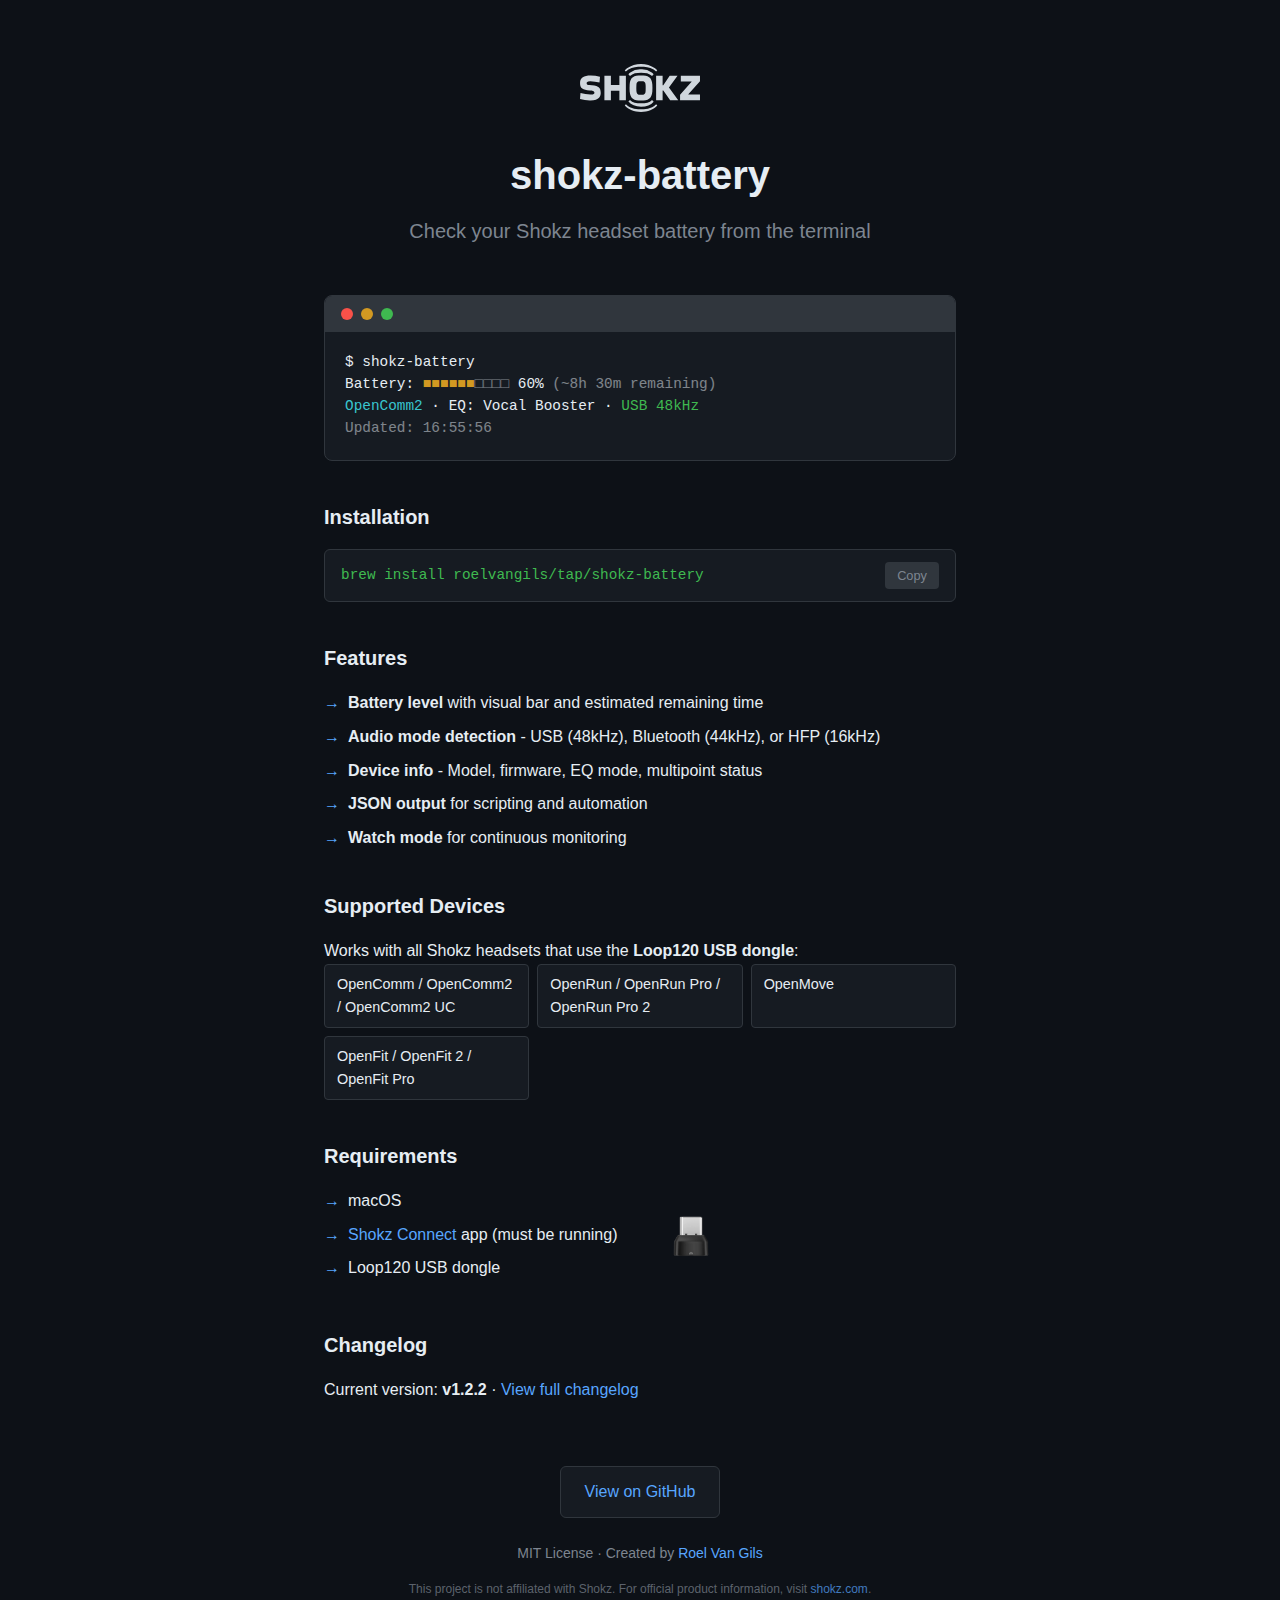
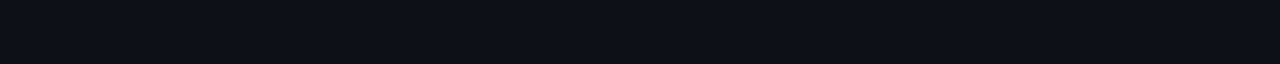
<file: docs/index.html>
<!DOCTYPE html>
<html lang="en">
<head>
  <meta charset="UTF-8">
  <meta name="viewport" content="width=device-width, initial-scale=1.0">
  <title>shokz-battery - Check your Shokz headset battery from the terminal</title>
  <meta name="description" content="A command-line tool to check your Shokz headset battery level and device information on macOS.">
  <link rel="stylesheet" href="style.css">
</head>
<body>
  <main>
    <header>
      <img src="shokz-logo.svg" alt="Shokz" class="logo">
      <h1>shokz-battery</h1>
      <p class="tagline">Check your Shokz headset battery from the terminal</p>
    </header>

    <section class="terminal">
      <div class="terminal-header">
        <span class="dot red"></span>
        <span class="dot yellow"></span>
        <span class="dot green"></span>
      </div>
      <pre><code>$ shokz-battery
Battery: <span class="yellow">■■■■■■</span><span class="dim">□□□□</span> 60% <span class="dim">(~8h 30m remaining)</span>
<span class="cyan">OpenComm2</span> · EQ: Vocal Booster · <span class="green">USB 48kHz</span>
<span class="dim">Updated: 16:55:56</span></code></pre>
    </section>

    <section class="install">
      <h2>Installation</h2>
      <div class="code-block">
        <pre><code>brew install roelvangils/tap/shokz-battery</code></pre>
        <button class="copy-btn" onclick="copyToClipboard(this, 'brew install roelvangils/tap/shokz-battery')">Copy</button>
      </div>
    </section>

    <section class="features">
      <h2>Features</h2>
      <ul>
        <li><strong>Battery level</strong> with visual bar and estimated remaining time</li>
        <li><strong>Audio mode detection</strong> - USB (48kHz), Bluetooth (44kHz), or HFP (16kHz)</li>
        <li><strong>Device info</strong> - Model, firmware, EQ mode, multipoint status</li>
        <li><strong>JSON output</strong> for scripting and automation</li>
        <li><strong>Watch mode</strong> for continuous monitoring</li>
      </ul>
    </section>

    <section class="devices">
      <h2>Supported Devices</h2>
      <p>Works with all Shokz headsets that use the <strong>Loop120 USB dongle</strong>:</p>
      <ul class="device-list">
        <li>OpenComm / OpenComm2 / OpenComm2 UC</li>
        <li>OpenRun / OpenRun Pro / OpenRun Pro 2</li>
        <li>OpenMove</li>
        <li>OpenFit / OpenFit 2 / OpenFit Pro</li>
      </ul>
    </section>

    <section class="requirements">
      <h2>Requirements</h2>
      <div class="requirements-content">
        <ul>
          <li>macOS</li>
          <li><a href="https://pro.shokz.com/pages/shokz-connect">Shokz Connect</a> app (must be running)</li>
          <li>Loop120 USB dongle</li>
        </ul>
        <img src="dongle.webp" alt="Loop120 USB dongle" class="dongle-image">
      </div>
    </section>

    <section class="changelog-summary">
      <h2>Changelog</h2>
      <p>Current version: <strong>v1.2.2</strong> · <a href="changelog.html">View full changelog</a></p>
    </section>

    <footer>
      <a href="https://github.com/roelvangils/shokz-battery" class="github-link">View on GitHub</a>
      <p class="meta">MIT License · Created by <a href="https://github.com/roelvangils">Roel Van Gils</a></p>
      <p class="disclaimer">This project is not affiliated with Shokz. For official product information, visit <a href="https://shokz.com">shokz.com</a>.</p>
    </footer>
  </main>
  <script>
    function copyToClipboard(btn, text) {
      navigator.clipboard.writeText(text).then(() => {
        btn.textContent = 'Copied!';
        btn.classList.add('copied');
        setTimeout(() => {
          btn.textContent = 'Copy';
          btn.classList.remove('copied');
        }, 2000);
      });
    }
  </script>
</body>
</html>
</file>
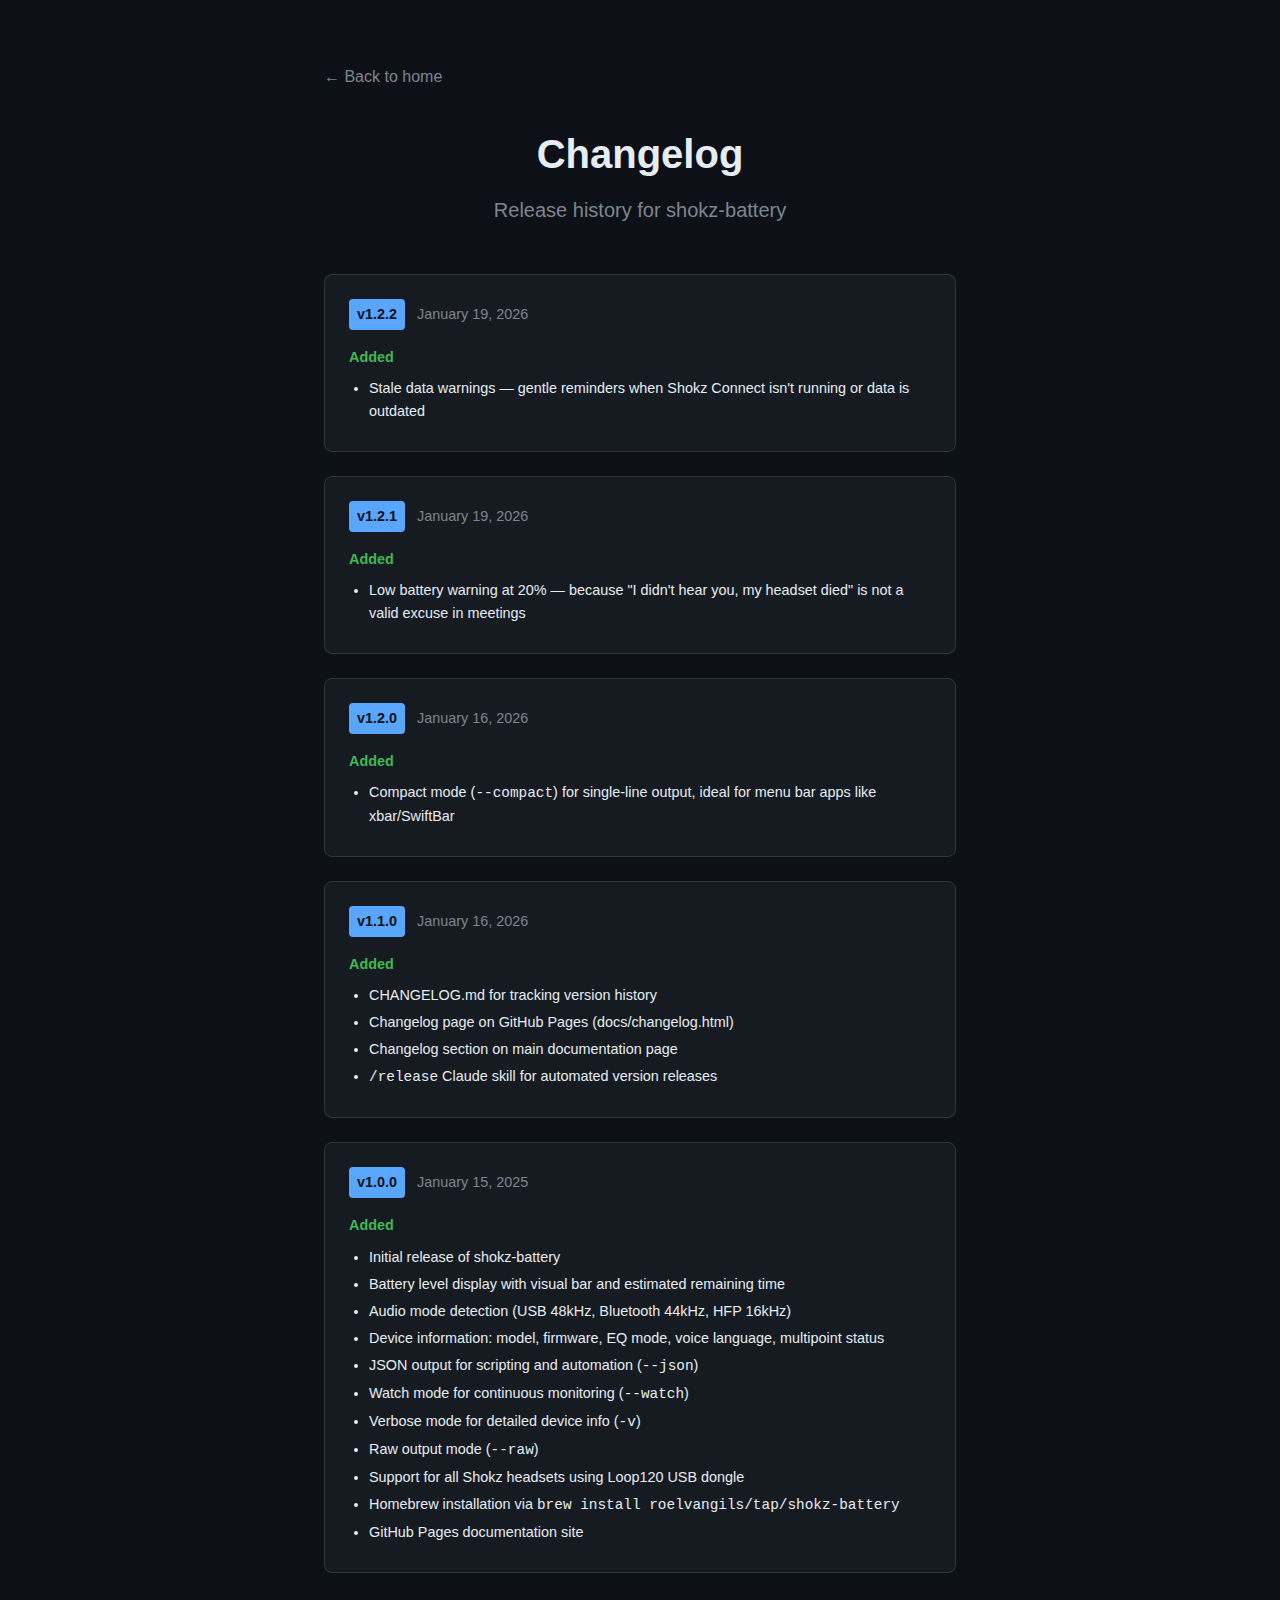
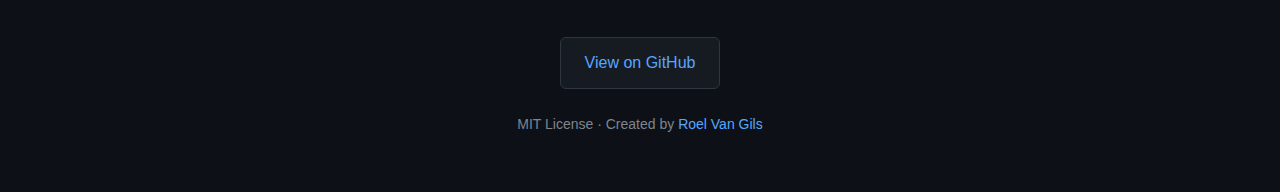
<file: docs/changelog.html>
<!DOCTYPE html>
<html lang="en">
<head>
  <meta charset="UTF-8">
  <meta name="viewport" content="width=device-width, initial-scale=1.0">
  <title>Changelog - shokz-battery</title>
  <meta name="description" content="Release history and changelog for shokz-battery.">
  <link rel="stylesheet" href="style.css">
  <style>
    .changelog-entry {
      background: var(--surface);
      border: 1px solid var(--border);
      border-radius: 8px;
      padding: 1.5rem;
      margin-bottom: 1.5rem;
    }
    .changelog-entry h3 {
      display: flex;
      align-items: center;
      gap: 0.75rem;
      margin-bottom: 1rem;
    }
    .version-tag {
      background: var(--accent);
      color: var(--bg);
      padding: 0.25rem 0.5rem;
      border-radius: 4px;
      font-size: 0.9rem;
      font-weight: 600;
    }
    .release-date {
      color: var(--text-dim);
      font-size: 0.9rem;
      font-weight: 400;
    }
    .changelog-entry h4 {
      color: var(--green);
      font-size: 0.9rem;
      margin: 1rem 0 0.5rem;
    }
    .changelog-entry ul {
      padding-left: 1.25rem;
      list-style: disc;
    }
    .changelog-entry li {
      margin-bottom: 0.25rem;
      font-size: 0.9rem;
    }
    .back-link {
      display: inline-flex;
      align-items: center;
      gap: 0.5rem;
      margin-bottom: 2rem;
      color: var(--text-dim);
    }
    .back-link:hover {
      color: var(--accent);
    }
  </style>
</head>
<body>
  <main>
    <a href="index.html" class="back-link">&larr; Back to home</a>

    <header>
      <h1>Changelog</h1>
      <p class="tagline">Release history for shokz-battery</p>
    </header>

    <section class="changelog">
      <article class="changelog-entry" id="v1.2.2">
        <h3>
          <span class="version-tag">v1.2.2</span>
          <span class="release-date">January 19, 2026</span>
        </h3>
        <h4>Added</h4>
        <ul>
          <li>Stale data warnings — gentle reminders when Shokz Connect isn't running or data is outdated</li>
        </ul>
      </article>

      <article class="changelog-entry" id="v1.2.1">
        <h3>
          <span class="version-tag">v1.2.1</span>
          <span class="release-date">January 19, 2026</span>
        </h3>
        <h4>Added</h4>
        <ul>
          <li>Low battery warning at 20% — because "I didn't hear you, my headset died" is not a valid excuse in meetings</li>
        </ul>
      </article>

      <article class="changelog-entry" id="v1.2.0">
        <h3>
          <span class="version-tag">v1.2.0</span>
          <span class="release-date">January 16, 2026</span>
        </h3>
        <h4>Added</h4>
        <ul>
          <li>Compact mode (<code>--compact</code>) for single-line output, ideal for menu bar apps like xbar/SwiftBar</li>
        </ul>
      </article>

      <article class="changelog-entry" id="v1.1.0">
        <h3>
          <span class="version-tag">v1.1.0</span>
          <span class="release-date">January 16, 2026</span>
        </h3>
        <h4>Added</h4>
        <ul>
          <li>CHANGELOG.md for tracking version history</li>
          <li>Changelog page on GitHub Pages (docs/changelog.html)</li>
          <li>Changelog section on main documentation page</li>
          <li><code>/release</code> Claude skill for automated version releases</li>
        </ul>
      </article>

      <article class="changelog-entry" id="v1.0.0">
        <h3>
          <span class="version-tag">v1.0.0</span>
          <span class="release-date">January 15, 2025</span>
        </h3>
        <h4>Added</h4>
        <ul>
          <li>Initial release of shokz-battery</li>
          <li>Battery level display with visual bar and estimated remaining time</li>
          <li>Audio mode detection (USB 48kHz, Bluetooth 44kHz, HFP 16kHz)</li>
          <li>Device information: model, firmware, EQ mode, voice language, multipoint status</li>
          <li>JSON output for scripting and automation (<code>--json</code>)</li>
          <li>Watch mode for continuous monitoring (<code>--watch</code>)</li>
          <li>Verbose mode for detailed device info (<code>-v</code>)</li>
          <li>Raw output mode (<code>--raw</code>)</li>
          <li>Support for all Shokz headsets using Loop120 USB dongle</li>
          <li>Homebrew installation via <code>brew install roelvangils/tap/shokz-battery</code></li>
          <li>GitHub Pages documentation site</li>
        </ul>
      </article>
    </section>

    <footer>
      <a href="https://github.com/roelvangils/shokz-battery" class="github-link">View on GitHub</a>
      <p class="meta">MIT License · Created by <a href="https://github.com/roelvangils">Roel Van Gils</a></p>
    </footer>
  </main>
</body>
</html>
</file>
<file: docs/style.css>
* {
  margin: 0;
  padding: 0;
  box-sizing: border-box;
}

:root {
  --bg: #0d1117;
  --surface: #161b22;
  --border: #30363d;
  --text: #e6edf3;
  --text-dim: #7d8590;
  --accent: #58a6ff;
  --green: #3fb950;
  --yellow: #d29922;
  --red: #f85149;
  --cyan: #39c5cf;
}

body {
  font-family: -apple-system, BlinkMacSystemFont, "Segoe UI", Helvetica, Arial, sans-serif;
  background: var(--bg);
  color: var(--text);
  line-height: 1.6;
  min-height: 100vh;
}

main {
  max-width: 680px;
  margin: 0 auto;
  padding: 4rem 1.5rem;
}

header {
  text-align: center;
  margin-bottom: 3rem;
}

.logo {
  width: 120px;
  height: auto;
  margin-bottom: 1.5rem;
  opacity: 0.9;
}

h1 {
  font-size: 2.5rem;
  font-weight: 600;
  margin-bottom: 0.5rem;
}

.tagline {
  font-size: 1.25rem;
  color: var(--text-dim);
}

h2 {
  font-size: 1.25rem;
  font-weight: 600;
  margin-bottom: 1rem;
  color: var(--text);
}

section {
  margin-bottom: 2.5rem;
}

/* Terminal mockup */
.terminal {
  background: var(--surface);
  border: 1px solid var(--border);
  border-radius: 8px;
  overflow: hidden;
}

.terminal-header {
  background: var(--border);
  padding: 0.75rem 1rem;
  display: flex;
  gap: 0.5rem;
}

.dot {
  width: 12px;
  height: 12px;
  border-radius: 50%;
}

.dot.red { background: var(--red); }
.dot.yellow { background: var(--yellow); }
.dot.green { background: var(--green); }

.terminal pre {
  padding: 1.25rem;
  overflow-x: auto;
}

.terminal code {
  font-family: "SF Mono", "Fira Code", "Consolas", monospace;
  font-size: 0.9rem;
  line-height: 1.5;
}

/* Terminal colors */
.terminal .green { color: var(--green); }
.terminal .yellow { color: var(--yellow); }
.terminal .red { color: var(--red); }
.terminal .cyan { color: var(--cyan); }
.terminal .dim { opacity: 0.5; }

/* Install section */
.code-block {
  position: relative;
  display: flex;
  align-items: center;
  background: var(--surface);
  border: 1px solid var(--border);
  border-radius: 6px;
  padding: 0.75rem 1rem;
  gap: 1rem;
}

.code-block pre {
  flex: 1;
  margin: 0;
  overflow-x: auto;
}

.install code {
  font-family: "SF Mono", "Fira Code", "Consolas", monospace;
  font-size: 0.9rem;
  color: var(--green);
}

.copy-btn {
  background: var(--border);
  border: none;
  border-radius: 4px;
  color: var(--text-dim);
  padding: 0.4rem 0.75rem;
  font-size: 0.8rem;
  cursor: pointer;
  transition: all 0.2s;
  flex-shrink: 0;
}

.copy-btn:hover {
  background: var(--accent);
  color: var(--bg);
}

.copy-btn.copied {
  background: var(--green);
  color: var(--bg);
}

/* Lists */
ul {
  list-style: none;
  padding-left: 0;
}

.features li,
.requirements li {
  position: relative;
  padding-left: 1.5rem;
  margin-bottom: 0.5rem;
}

.features li::before,
.requirements li::before {
  content: "→";
  position: absolute;
  left: 0;
  color: var(--accent);
}

.requirements-content {
  display: flex;
  align-items: center;
  gap: 2rem;
}

.dongle-image {
  width: 80px;
  height: auto;
  flex-shrink: 0;
}

.device-list {
  display: grid;
  grid-template-columns: repeat(auto-fit, minmax(200px, 1fr));
  gap: 0.5rem;
}

.device-list li {
  background: var(--surface);
  border: 1px solid var(--border);
  border-radius: 4px;
  padding: 0.5rem 0.75rem;
  font-size: 0.9rem;
}

/* Links */
a {
  color: var(--accent);
  text-decoration: none;
}

a:hover {
  text-decoration: underline;
}

/* Footer */
footer {
  margin-top: 4rem;
  text-align: center;
}

.github-link {
  display: inline-block;
  background: var(--surface);
  border: 1px solid var(--border);
  border-radius: 6px;
  padding: 0.75rem 1.5rem;
  font-weight: 500;
  margin-bottom: 1.5rem;
  transition: border-color 0.2s;
}

.github-link:hover {
  border-color: var(--accent);
  text-decoration: none;
}

.meta {
  font-size: 0.875rem;
  color: var(--text-dim);
}

.disclaimer {
  font-size: 0.75rem;
  color: var(--text-dim);
  margin-top: 1rem;
  opacity: 0.7;
}

/* Responsive */
@media (max-width: 480px) {
  main {
    padding: 2rem 1rem;
  }

  h1 {
    font-size: 2rem;
  }

  .tagline {
    font-size: 1rem;
  }
}
</file>
